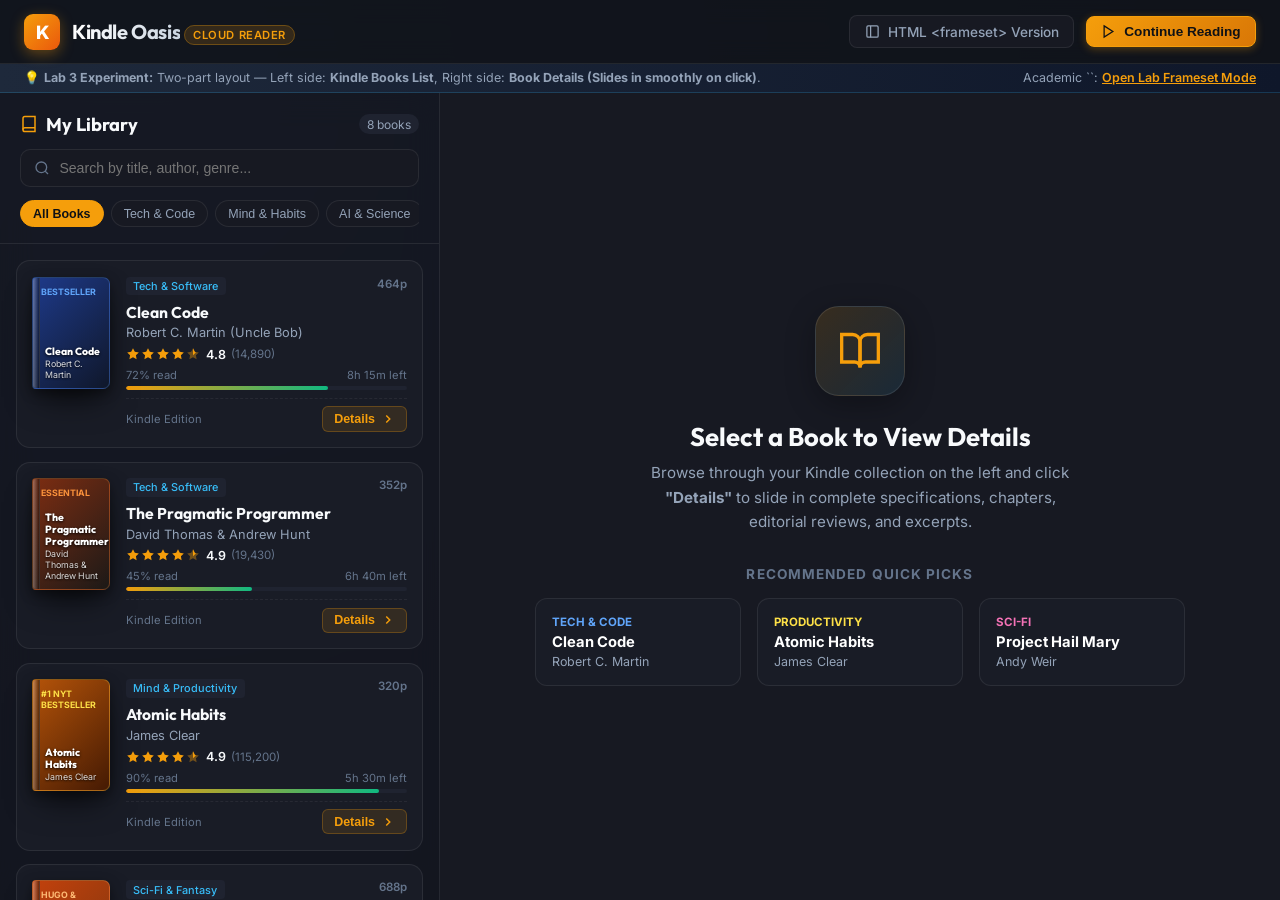
<file: index.html>
<!DOCTYPE html>
<html lang="en">
<head>
  <meta charset="UTF-8">
  <meta name="viewport" content="width=device-width, initial-scale=1.0">
  <title>Kindle Cloud Library | Book Information Portal</title>
  <link rel="stylesheet" href="style.css">
  <link rel="preconnect" href="https://fonts.googleapis.com">
  <link rel="preconnect" href="https://fonts.gstatic.com" crossorigin>
</head>
<body>

  <!-- Kindle App Container -->
  <div class="kindle-app">

    <!-- Top App Navigation -->
    <header class="kindle-navbar">
      <div class="brand-wrapper">
        <div class="brand-icon">K</div>
        <div>
          <span class="brand-title">Kindle Oasis</span>
          <span class="brand-badge">Cloud Reader</span>
        </div>
      </div>

      <div class="nav-actions">
        <!-- Switch to Lab Frameset button -->
        <a href="frameset_lab.html" class="nav-btn" title="View classic HTML Frameset (Lab 3 Syllabus format)">
          <svg width="15" height="15" viewBox="0 0 24 24" fill="none" stroke="currentColor" stroke-width="2">
            <rect x="3" y="3" width="18" height="18" rx="2" ry="2"></rect>
            <line x1="9" y1="3" x2="9" y2="21"></line>
          </svg>
          <span>HTML &lt;frameset&gt; Version</span>
        </a>

        <button class="nav-btn primary" onclick="selectBook('clean-code')">
          <svg width="15" height="15" viewBox="0 0 24 24" fill="none" stroke="currentColor" stroke-width="2">
            <polygon points="5 3 19 12 5 21 5 3"></polygon>
          </svg>
          <span>Continue Reading</span>
        </button>
      </div>
    </header>

    <!-- Lab Information Banner -->
    <div class="lab-banner-info">
      <span>
        💡 <strong>Lab 3 Experiment:</strong> Two-part layout — Left side: <strong>Kindle Books List</strong>, Right side: <strong>Book Details (Slides in smoothly on click)</strong>.
      </span>
      <span>
        Academic `<frameset>`: <a href="frameset_lab.html">Open Lab Frameset Mode</a>
      </span>
    </div>

    <!-- Main Two-Part Split Workspace -->
    <main class="main-workspace">

      <!-- LEFT PART: Kindle Books List Panel -->
      <aside class="left-books-panel" id="leftPanel">
        <!-- Panel Header -->
        <div class="panel-header">
          <div class="panel-title-row">
            <h2 class="panel-heading">
              <svg width="18" height="18" viewBox="0 0 24 24" fill="none" stroke="currentColor" stroke-width="2" style="color: var(--accent-amber);">
                <path d="M4 19.5A2.5 2.5 0 0 1 6.5 17H20"></path>
                <path d="M6.5 2H20v20H6.5A2.5 2.5 0 0 1 4 19.5v-15A2.5 2.5 0 0 1 6.5 2z"></path>
              </svg>
              My Library
            </h2>
            <span class="book-count-pill" id="booksCount">8 books</span>
          </div>

          <!-- Search Box -->
          <div class="search-box">
            <svg class="search-icon" width="16" height="16" viewBox="0 0 24 24" fill="none" stroke="currentColor" stroke-width="2">
              <circle cx="11" cy="11" r="8"></circle>
              <line x1="21" y1="21" x2="16.65" y2="16.65"></line>
            </svg>
            <input 
              type="text" 
              id="searchInput" 
              class="search-input" 
              placeholder="Search by title, author, genre..." 
              autocomplete="off"
            />
          </div>

          <!-- Category Filter Bar -->
          <div class="category-filter-bar">
            <button class="filter-chip active" data-category="all">All Books</button>
            <button class="filter-chip" data-category="tech">Tech & Code</button>
            <button class="filter-chip" data-category="mind">Mind & Habits</button>
            <button class="filter-chip" data-category="ai">AI & Science</button>
            <button class="filter-chip" data-category="scifi">Sci-Fi Classics</button>
          </div>
        </div>

        <!-- Scrollable Kindle Books List -->
        <div class="books-scroll-area" id="booksList">
          <!-- Populated dynamically via script.js -->
        </div>
      </aside>

      <!-- RIGHT PART: Book Information Panel (Slides In from Right) -->
      <section class="right-details-panel" id="rightPanel">

        <!-- Default Initial State when no book is actively focused -->
        <div class="details-empty-state" id="detailsEmptyState">
          <div class="empty-graphic">
            <svg width="44" height="44" viewBox="0 0 24 24" fill="none" stroke="currentColor" stroke-width="1.8">
              <path d="M2 3h6a4 4 0 0 1 4 4v14a3 3 0 0 0-3-3H2z"></path>
              <path d="M22 3h-6a4 4 0 0 0-4 4v14a3 3 0 0 1 3-3h7z"></path>
            </svg>
          </div>
          <h2 class="empty-title">Select a Book to View Details</h2>
          <p class="empty-subtitle">
            Browse through your Kindle collection on the left and click <strong>"Details"</strong> to slide in complete specifications, chapters, editorial reviews, and excerpts.
          </p>

          <h3 style="font-size: 0.85rem; text-transform: uppercase; letter-spacing: 0.08em; color: var(--text-muted); margin-bottom: 1rem;">
            Recommended Quick Picks
          </h3>

          <div class="featured-quick-picks">
            <div class="quick-pick-card" onclick="selectBook('clean-code')">
              <div style="font-size: 0.72rem; color: #60a5fa; font-weight: 700; margin-bottom: 0.25rem;">TECH & CODE</div>
              <div style="font-weight: 700; font-size: 0.92rem; color: #fff;">Clean Code</div>
              <div style="font-size: 0.78rem; color: var(--text-secondary); margin-top: 0.2rem;">Robert C. Martin</div>
            </div>

            <div class="quick-pick-card" onclick="selectBook('atomic-habits')">
              <div style="font-size: 0.72rem; color: #fde047; font-weight: 700; margin-bottom: 0.25rem;">PRODUCTIVITY</div>
              <div style="font-weight: 700; font-size: 0.92rem; color: #fff;">Atomic Habits</div>
              <div style="font-size: 0.78rem; color: var(--text-secondary); margin-top: 0.2rem;">James Clear</div>
            </div>

            <div class="quick-pick-card" onclick="selectBook('project-hail-mary')">
              <div style="font-size: 0.72rem; color: #f472b6; font-weight: 700; margin-bottom: 0.25rem;">SCI-FI</div>
              <div style="font-weight: 700; font-size: 0.92rem; color: #fff;">Project Hail Mary</div>
              <div style="font-size: 0.78rem; color: var(--text-secondary); margin-top: 0.2rem;">Andy Weir</div>
            </div>
          </div>
        </div>

        <!-- Active Book Details Container (Slides in from the right on selection) -->
        <div class="book-details-container" id="bookDetailsContainer">
          <!-- Populated dynamically via script.js -->
        </div>

      </section>

    </main>

  </div>

  <!-- Kindle Reader Interactive Modal -->
  <div class="kindle-reader-modal" id="kindleReaderModal">
    <div class="reader-device-frame">
      <div class="reader-top-bar">
        <div class="reader-book-info">
          <span class="reader-title" id="readerTitle">Book Title</span>
          <span class="reader-chapter-title" id="readerChapter">Chapter 1</span>
        </div>

        <div class="reader-theme-controls">
          <span style="font-size: 0.75rem; color: #94a3b8; margin-right: 0.25rem;">Page Mode:</span>
          <button class="theme-pill dark" data-theme="dark" title="Dark Mode"></button>
          <button class="theme-pill sepia" data-theme="sepia" title="Sepia Mode"></button>
          <button class="theme-pill white" data-theme="white" title="White Mode"></button>
          <button class="btn-close-reader" id="btnCloseReader" title="Close Reader">&times;</button>
        </div>
      </div>

      <div class="reader-canvas theme-dark" id="readerContent">
        <!-- Chapter text dynamically loaded -->
      </div>

      <div class="reader-footer-bar">
        <span id="readerProgress">Page 1 of 12</span>
        <span>Kindle Paperwhite Simulation</span>
      </div>
    </div>
  </div>

  <script src="script.js"></script>
</body>
</html>
</file>
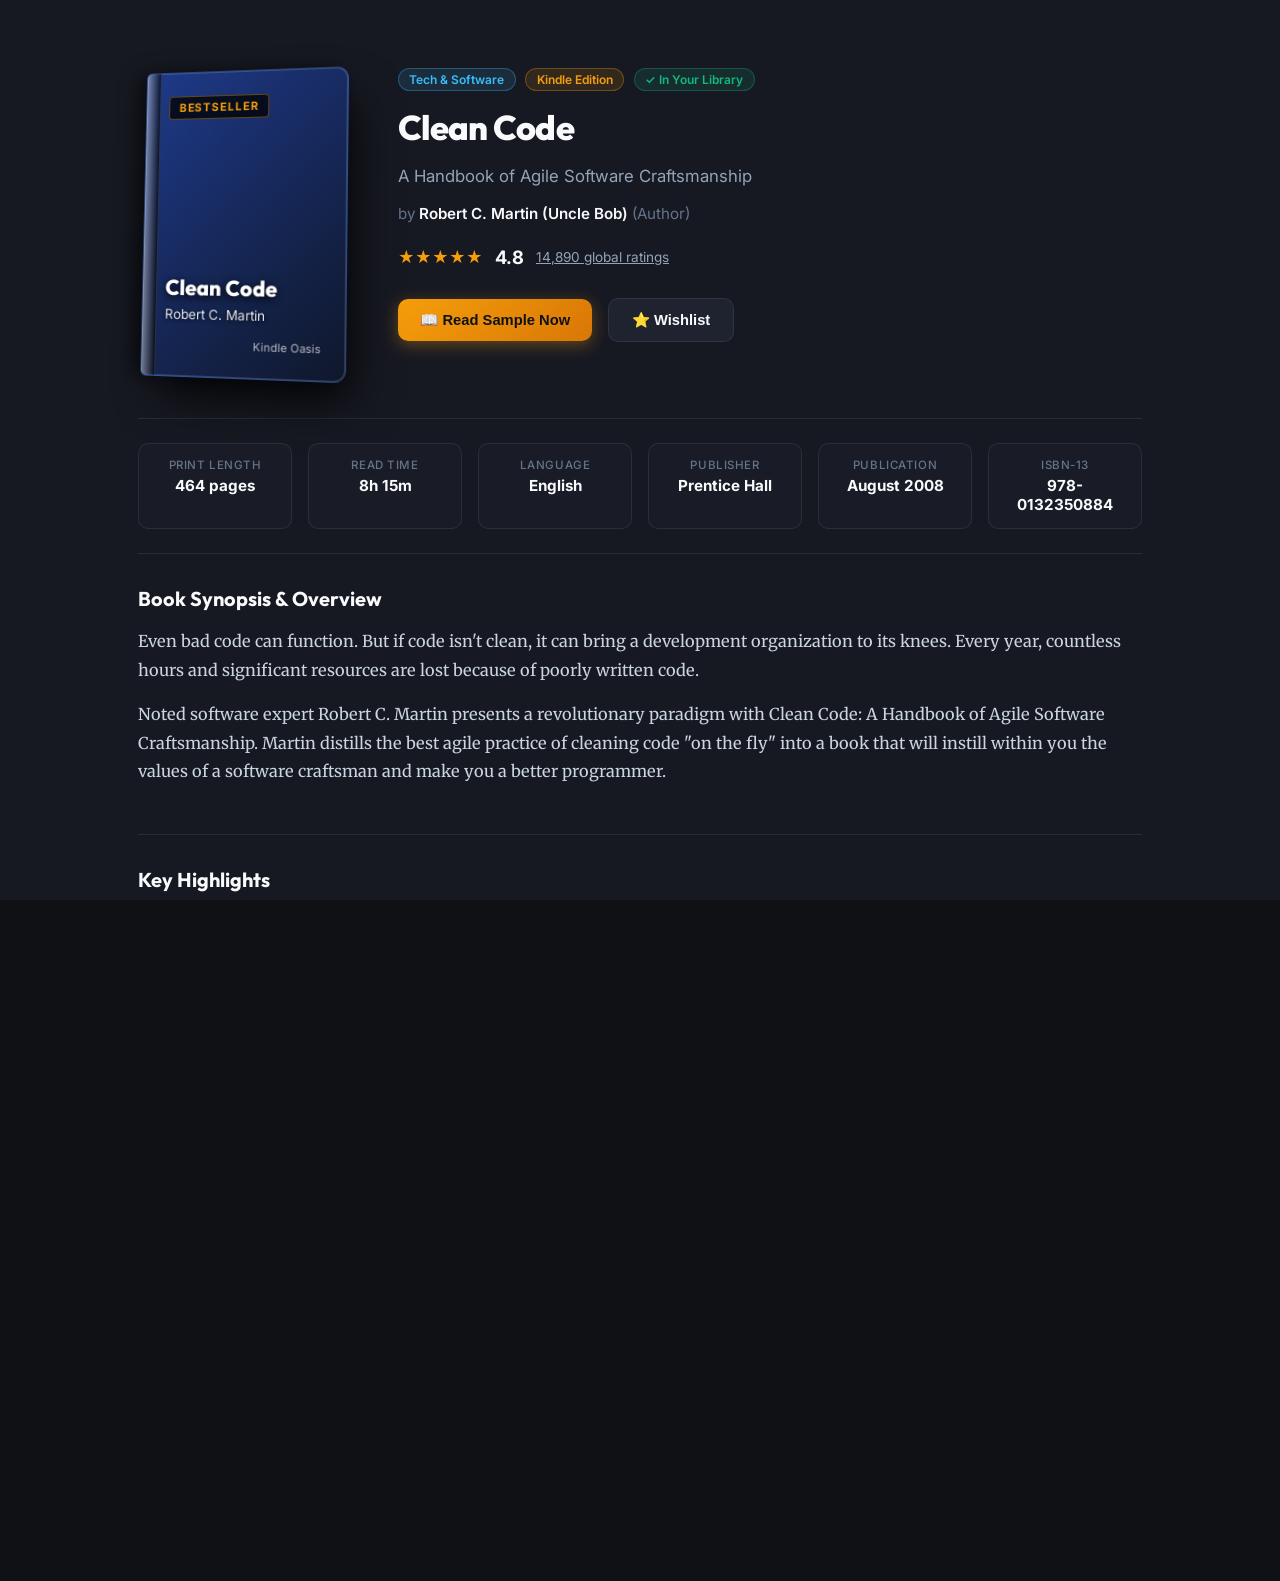
<file: frame_book_clean_code.html>
<!DOCTYPE html>
<html lang="en">
<head>
  <meta charset="UTF-8">
  <title>Clean Code - Details</title>
  <link rel="stylesheet" href="style.css">
  <style>
    body {
      background: #171922;
      overflow-y: auto !important;
      height: 100vh;
      padding: 2rem 3rem 4rem 3rem;
    }
  </style>
</head>
<body>
  <div class="book-details-container slide-in" style="display: flex;">
    <div class="book-hero">
      <div class="display-cover-wrapper">
        <div class="display-cover-3d" style="background: linear-gradient(135deg, #1e3a8a, #0f172a); border: 1px solid #60a5fa40;">
          <div class="cover-badge-top">BESTSELLER</div>
          <div class="cover-center-content">
            <div class="cover-main-title">Clean Code</div>
            <div class="cover-sub-author">Robert C. Martin</div>
          </div>
          <div style="font-size: 0.7rem; color: rgba(255,255,255,0.7); text-align: right;">Kindle Oasis</div>
        </div>
      </div>

      <div class="hero-details">
        <div class="hero-tag-row">
          <span class="badge-genre">Tech & Software</span>
          <span class="badge-kindle-edition">Kindle Edition</span>
          <span style="font-size: 0.75rem; color: #10b981; background: rgba(16,185,129,0.12); border: 1px solid rgba(16,185,129,0.3); padding: 0.2rem 0.65rem; border-radius: 999px; font-weight: 600;">✓ In Your Library</span>
        </div>

        <h1 class="hero-title">Clean Code</h1>
        <p class="hero-subtitle">A Handbook of Agile Software Craftsmanship</p>
        <div class="hero-author-line">by <strong>Robert C. Martin (Uncle Bob)</strong> (Author)</div>

        <div class="hero-rating-block">
          <div class="rating-stars-large" style="color: #f59e0b;">★★★★★</div>
          <span class="rating-score-large">4.8</span>
          <span class="rating-reviews-count">14,890 global ratings</span>
        </div>

        <div class="hero-cta-group">
          <button class="btn-kindle-action read-sample" onclick="alert('Opening Kindle E-Reader for Clean Code...')">
            📖 Read Sample Now
          </button>
          <button class="btn-kindle-action secondary" onclick="alert('Added to your Wishlist!')">
            ⭐ Wishlist
          </button>
        </div>
      </div>
    </div>

    <div class="book-specs-grid">
      <div class="spec-tile"><span class="spec-label">Print Length</span><span class="spec-value">464 pages</span></div>
      <div class="spec-tile"><span class="spec-label">Read Time</span><span class="spec-value">8h 15m</span></div>
      <div class="spec-tile"><span class="spec-label">Language</span><span class="spec-value">English</span></div>
      <div class="spec-tile"><span class="spec-label">Publisher</span><span class="spec-value">Prentice Hall</span></div>
      <div class="spec-tile"><span class="spec-label">Publication</span><span class="spec-value">August 2008</span></div>
      <div class="spec-tile"><span class="spec-label">ISBN-13</span><span class="spec-value">978-0132350884</span></div>
    </div>

    <div class="details-section">
      <h2 class="section-title">Book Synopsis & Overview</h2>
      <div class="synopsis-text">
        <p>Even bad code can function. But if code isn't clean, it can bring a development organization to its knees. Every year, countless hours and significant resources are lost because of poorly written code.</p>
        <p>Noted software expert Robert C. Martin presents a revolutionary paradigm with Clean Code: A Handbook of Agile Software Craftsmanship. Martin distills the best agile practice of cleaning code "on the fly" into a book that will instill within you the values of a software craftsman and make you a better programmer.</p>
      </div>
    </div>

    <div class="details-section">
      <h2 class="section-title">Key Highlights</h2>
      <ul class="highlights-list">
        <li class="highlight-item">The Boy Scout Rule: "Leave the campground cleaner than you found it."</li>
        <li class="highlight-item">Meaningful Names: Reveal intent and avoid mental mapping.</li>
        <li class="highlight-item">Functions: Should do one thing, do it well, and do it only.</li>
        <li class="highlight-item">TDD: Three laws of Test-Driven Development.</li>
      </ul>
    </div>

    <div class="details-section">
      <h2 class="section-title">Table of Contents</h2>
      <div class="chapters-accordion">
        <div class="chapter-row"><div><span class="chapter-num">01</span><span class="chapter-title">Clean Code: Philosophy & Craftsmanship</span></div><span class="chapter-time">25 min</span></div>
        <div class="chapter-row"><div><span class="chapter-num">02</span><span class="chapter-title">Meaningful Names</span></div><span class="chapter-time">35 min</span></div>
        <div class="chapter-row"><div><span class="chapter-num">03</span><span class="chapter-title">Functions & Single Responsibility</span></div><span class="chapter-time">45 min</span></div>
        <div class="chapter-row"><div><span class="chapter-num">04</span><span class="chapter-title">Comments: Good & Bad</span></div><span class="chapter-time">30 min</span></div>
        <div class="chapter-row"><div><span class="chapter-num">05</span><span class="chapter-title">Error Handling & Clean Exceptions</span></div><span class="chapter-time">40 min</span></div>
      </div>
    </div>
  </div>
</body>
</html>
</file>
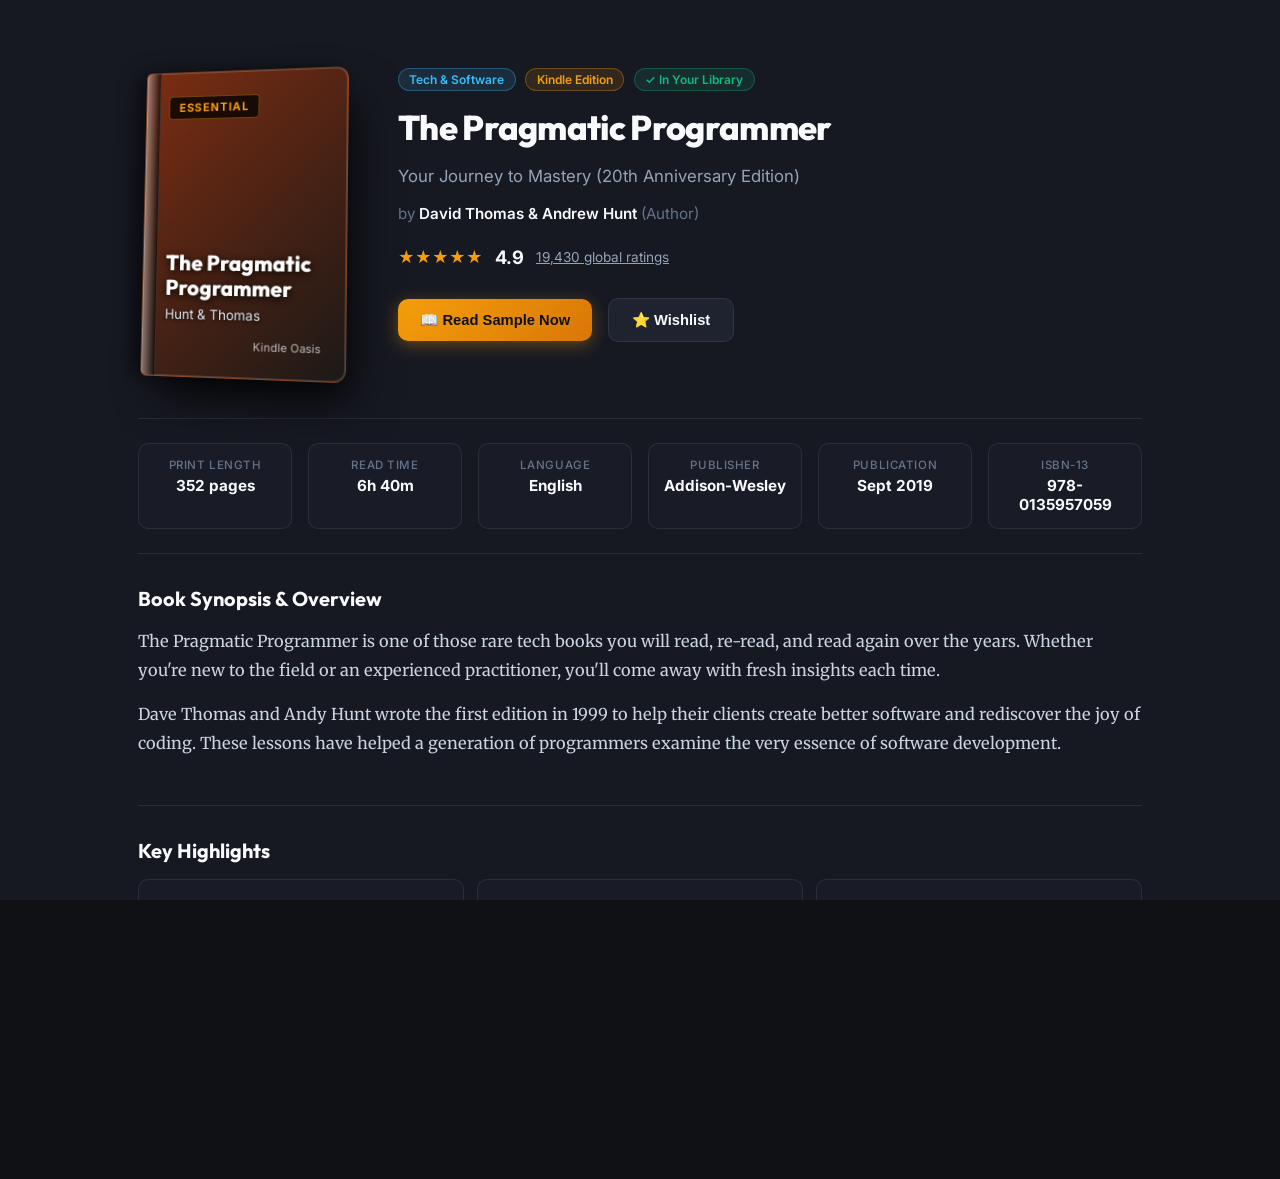
<file: frame_book_pragmatic.html>
<!DOCTYPE html>
<html lang="en">
<head>
  <meta charset="UTF-8">
  <title>The Pragmatic Programmer - Details</title>
  <link rel="stylesheet" href="style.css">
  <style>
    body { background: #171922; overflow-y: auto !important; height: 100vh; padding: 2rem 3rem 4rem 3rem; }
  </style>
</head>
<body>
  <div class="book-details-container slide-in" style="display: flex;">
    <div class="book-hero">
      <div class="display-cover-wrapper">
        <div class="display-cover-3d" style="background: linear-gradient(135deg, #7c2d12, #1c1917); border: 1px solid #fb923c40;">
          <div class="cover-badge-top">ESSENTIAL</div>
          <div class="cover-center-content">
            <div class="cover-main-title">The Pragmatic Programmer</div>
            <div class="cover-sub-author">Hunt & Thomas</div>
          </div>
          <div style="font-size: 0.7rem; color: rgba(255,255,255,0.7); text-align: right;">Kindle Oasis</div>
        </div>
      </div>

      <div class="hero-details">
        <div class="hero-tag-row">
          <span class="badge-genre">Tech & Software</span>
          <span class="badge-kindle-edition">Kindle Edition</span>
          <span style="font-size: 0.75rem; color: #10b981; background: rgba(16,185,129,0.12); border: 1px solid rgba(16,185,129,0.3); padding: 0.2rem 0.65rem; border-radius: 999px; font-weight: 600;">✓ In Your Library</span>
        </div>

        <h1 class="hero-title">The Pragmatic Programmer</h1>
        <p class="hero-subtitle">Your Journey to Mastery (20th Anniversary Edition)</p>
        <div class="hero-author-line">by <strong>David Thomas & Andrew Hunt</strong> (Author)</div>

        <div class="hero-rating-block">
          <div class="rating-stars-large" style="color: #f59e0b;">★★★★★</div>
          <span class="rating-score-large">4.9</span>
          <span class="rating-reviews-count">19,430 global ratings</span>
        </div>

        <div class="hero-cta-group">
          <button class="btn-kindle-action read-sample" onclick="alert('Opening Kindle E-Reader for The Pragmatic Programmer...')">
            📖 Read Sample Now
          </button>
          <button class="btn-kindle-action secondary" onclick="alert('Added to your Wishlist!')">
            ⭐ Wishlist
          </button>
        </div>
      </div>
    </div>

    <div class="book-specs-grid">
      <div class="spec-tile"><span class="spec-label">Print Length</span><span class="spec-value">352 pages</span></div>
      <div class="spec-tile"><span class="spec-label">Read Time</span><span class="spec-value">6h 40m</span></div>
      <div class="spec-tile"><span class="spec-label">Language</span><span class="spec-value">English</span></div>
      <div class="spec-tile"><span class="spec-label">Publisher</span><span class="spec-value">Addison-Wesley</span></div>
      <div class="spec-tile"><span class="spec-label">Publication</span><span class="spec-value">Sept 2019</span></div>
      <div class="spec-tile"><span class="spec-label">ISBN-13</span><span class="spec-value">978-0135957059</span></div>
    </div>

    <div class="details-section">
      <h2 class="section-title">Book Synopsis & Overview</h2>
      <div class="synopsis-text">
        <p>The Pragmatic Programmer is one of those rare tech books you will read, re-read, and read again over the years. Whether you're new to the field or an experienced practitioner, you'll come away with fresh insights each time.</p>
        <p>Dave Thomas and Andy Hunt wrote the first edition in 1999 to help their clients create better software and rediscover the joy of coding. These lessons have helped a generation of programmers examine the very essence of software development.</p>
      </div>
    </div>

    <div class="details-section">
      <h2 class="section-title">Key Highlights</h2>
      <ul class="highlights-list">
        <li class="highlight-item">Fight software rot and avoid broken windows.</li>
        <li class="highlight-item">Continuous learning: Invest regularly in your knowledge portfolio.</li>
        <li class="highlight-item">DRY: Don't Repeat Yourself across architecture.</li>
        <li class="highlight-item">Design by Contract and pragmatic paranoia.</li>
      </ul>
    </div>
  </div>
</body>
</html>
</file>
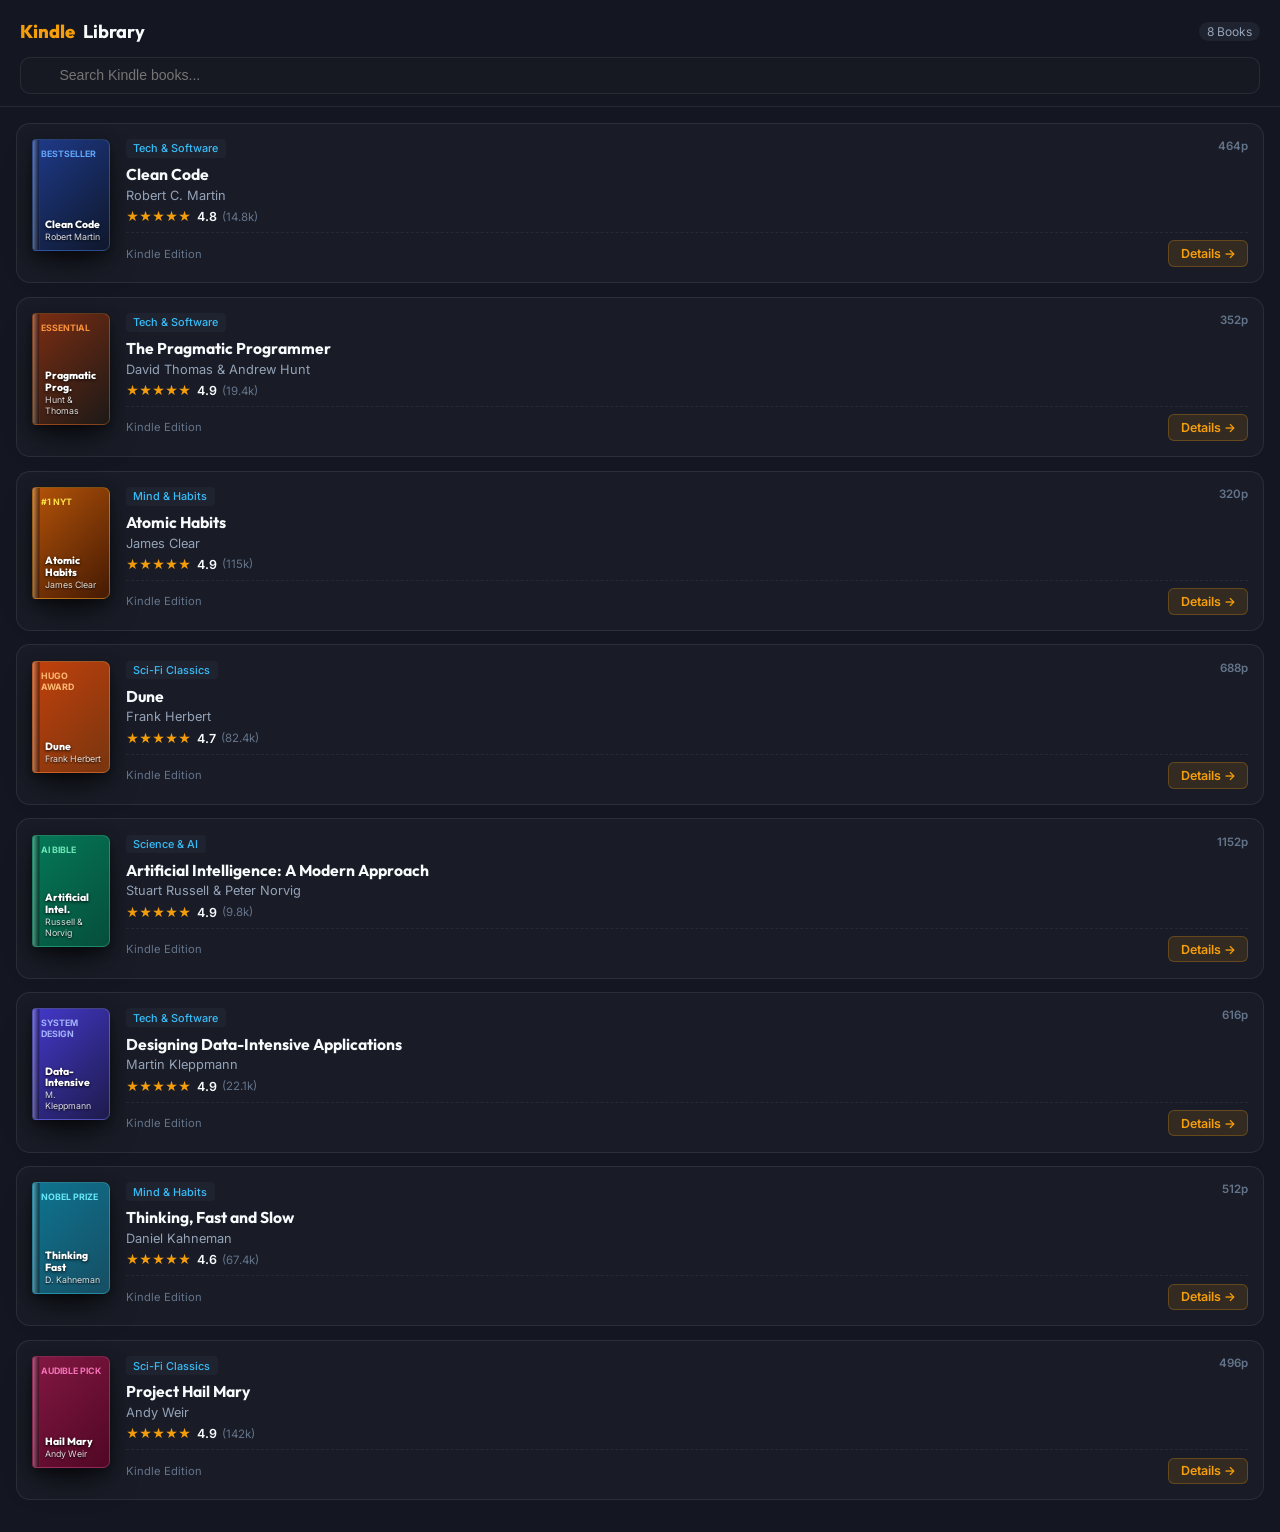
<file: frame_left_list.html>
<!DOCTYPE html>
<html lang="en">
<head>
  <meta charset="UTF-8">
  <title>Kindle Books List</title>
  <link rel="stylesheet" href="style.css">
  <style>
    body {
      overflow-y: auto !important;
      background: #141721;
      height: auto;
      min-height: 100vh;
    }
    .frame-container {
      display: flex;
      flex-direction: column;
      min-height: 100vh;
    }
    .book-card-link {
      text-decoration: none;
      color: inherit;
      display: block;
    }
  </style>
</head>
<body>
  <div class="frame-container">
    <!-- Header -->
    <div class="panel-header" style="position: sticky; top: 0; background: #141721; z-index: 10; border-bottom: 1px solid rgba(255,255,255,0.08);">
      <div class="panel-title-row">
        <h2 class="panel-heading">
          <span style="color: #f59e0b; font-weight: 800;">Kindle</span> Library
        </h2>
        <span class="book-count-pill">8 Books</span>
      </div>

      <div class="search-box">
        <input 
          type="text" 
          id="frameSearchInput" 
          class="search-input" 
          placeholder="Search Kindle books..." 
          onkeyup="filterFrameBooks()"
        />
      </div>
    </div>

    <!-- Books List -->
    <div class="books-scroll-area" id="frameBooksList">

      <!-- Book 1 -->
      <a href="frame_book_clean_code.html" target="rightFrame" class="book-card-link" onclick="markSelected(this)">
        <div class="book-card">
          <div class="book-thumb-wrapper">
            <div class="book-cover-3d" style="background: linear-gradient(135deg, #1e3a8a, #0f172a); border: 1px solid #60a5fa40;">
              <div style="font-size: 0.55rem; color: #60a5fa; font-weight: 700;">BESTSELLER</div>
              <div>
                <div class="thumb-title">Clean Code</div>
                <div class="thumb-author">Robert Martin</div>
              </div>
            </div>
          </div>
          <div class="book-meta">
            <div>
              <div class="book-header-line">
                <span class="book-tag">Tech & Software</span>
                <span style="font-size: 0.72rem; color: var(--text-muted); font-weight: 600;">464p</span>
              </div>
              <h3 class="book-title">Clean Code</h3>
              <p class="book-author">Robert C. Martin</p>
              <div class="book-rating-row">
                <span style="color: #f59e0b;">★★★★★</span>
                <span class="rating-score">4.8</span>
                <span class="rating-count">(14.8k)</span>
              </div>
            </div>
            <div class="card-bottom-actions">
              <span style="font-size: 0.7rem; color: var(--text-muted);">Kindle Edition</span>
              <span class="btn-details">Details →</span>
            </div>
          </div>
        </div>
      </a>

      <!-- Book 2 -->
      <a href="frame_book_pragmatic.html" target="rightFrame" class="book-card-link" onclick="markSelected(this)">
        <div class="book-card">
          <div class="book-thumb-wrapper">
            <div class="book-cover-3d" style="background: linear-gradient(135deg, #7c2d12, #1c1917); border: 1px solid #fb923c40;">
              <div style="font-size: 0.55rem; color: #fb923c; font-weight: 700;">ESSENTIAL</div>
              <div>
                <div class="thumb-title">Pragmatic Prog.</div>
                <div class="thumb-author">Hunt & Thomas</div>
              </div>
            </div>
          </div>
          <div class="book-meta">
            <div>
              <div class="book-header-line">
                <span class="book-tag">Tech & Software</span>
                <span style="font-size: 0.72rem; color: var(--text-muted); font-weight: 600;">352p</span>
              </div>
              <h3 class="book-title">The Pragmatic Programmer</h3>
              <p class="book-author">David Thomas & Andrew Hunt</p>
              <div class="book-rating-row">
                <span style="color: #f59e0b;">★★★★★</span>
                <span class="rating-score">4.9</span>
                <span class="rating-count">(19.4k)</span>
              </div>
            </div>
            <div class="card-bottom-actions">
              <span style="font-size: 0.7rem; color: var(--text-muted);">Kindle Edition</span>
              <span class="btn-details">Details →</span>
            </div>
          </div>
        </div>
      </a>

      <!-- Book 3 -->
      <a href="frame_book_atomic_habits.html" target="rightFrame" class="book-card-link" onclick="markSelected(this)">
        <div class="book-card">
          <div class="book-thumb-wrapper">
            <div class="book-cover-3d" style="background: linear-gradient(135deg, #b45309, #451a03); border: 1px solid #fde04740;">
              <div style="font-size: 0.55rem; color: #fde047; font-weight: 700;">#1 NYT</div>
              <div>
                <div class="thumb-title">Atomic Habits</div>
                <div class="thumb-author">James Clear</div>
              </div>
            </div>
          </div>
          <div class="book-meta">
            <div>
              <div class="book-header-line">
                <span class="book-tag">Mind & Habits</span>
                <span style="font-size: 0.72rem; color: var(--text-muted); font-weight: 600;">320p</span>
              </div>
              <h3 class="book-title">Atomic Habits</h3>
              <p class="book-author">James Clear</p>
              <div class="book-rating-row">
                <span style="color: #f59e0b;">★★★★★</span>
                <span class="rating-score">4.9</span>
                <span class="rating-count">(115k)</span>
              </div>
            </div>
            <div class="card-bottom-actions">
              <span style="font-size: 0.7rem; color: var(--text-muted);">Kindle Edition</span>
              <span class="btn-details">Details →</span>
            </div>
          </div>
        </div>
      </a>

      <!-- Book 4 -->
      <a href="frame_book_dune.html" target="rightFrame" class="book-card-link" onclick="markSelected(this)">
        <div class="book-card">
          <div class="book-thumb-wrapper">
            <div class="book-cover-3d" style="background: linear-gradient(135deg, #c2410c, #78350f); border: 1px solid #fdba7440;">
              <div style="font-size: 0.55rem; color: #fdba74; font-weight: 700;">HUGO AWARD</div>
              <div>
                <div class="thumb-title">Dune</div>
                <div class="thumb-author">Frank Herbert</div>
              </div>
            </div>
          </div>
          <div class="book-meta">
            <div>
              <div class="book-header-line">
                <span class="book-tag">Sci-Fi Classics</span>
                <span style="font-size: 0.72rem; color: var(--text-muted); font-weight: 600;">688p</span>
              </div>
              <h3 class="book-title">Dune</h3>
              <p class="book-author">Frank Herbert</p>
              <div class="book-rating-row">
                <span style="color: #f59e0b;">★★★★★</span>
                <span class="rating-score">4.7</span>
                <span class="rating-count">(82.4k)</span>
              </div>
            </div>
            <div class="card-bottom-actions">
              <span style="font-size: 0.7rem; color: var(--text-muted);">Kindle Edition</span>
              <span class="btn-details">Details →</span>
            </div>
          </div>
        </div>
      </a>

      <!-- Book 5 -->
      <a href="frame_book_ai.html" target="rightFrame" class="book-card-link" onclick="markSelected(this)">
        <div class="book-card">
          <div class="book-thumb-wrapper">
            <div class="book-cover-3d" style="background: linear-gradient(135deg, #047857, #064e3b); border: 1px solid #6ee7b740;">
              <div style="font-size: 0.55rem; color: #6ee7b7; font-weight: 700;">AI BIBLE</div>
              <div>
                <div class="thumb-title">Artificial Intel.</div>
                <div class="thumb-author">Russell & Norvig</div>
              </div>
            </div>
          </div>
          <div class="book-meta">
            <div>
              <div class="book-header-line">
                <span class="book-tag">Science & AI</span>
                <span style="font-size: 0.72rem; color: var(--text-muted); font-weight: 600;">1152p</span>
              </div>
              <h3 class="book-title">Artificial Intelligence: A Modern Approach</h3>
              <p class="book-author">Stuart Russell & Peter Norvig</p>
              <div class="book-rating-row">
                <span style="color: #f59e0b;">★★★★★</span>
                <span class="rating-score">4.9</span>
                <span class="rating-count">(9.8k)</span>
              </div>
            </div>
            <div class="card-bottom-actions">
              <span style="font-size: 0.7rem; color: var(--text-muted);">Kindle Edition</span>
              <span class="btn-details">Details →</span>
            </div>
          </div>
        </div>
      </a>

      <!-- Book 6 -->
      <a href="frame_book_ddia.html" target="rightFrame" class="book-card-link" onclick="markSelected(this)">
        <div class="book-card">
          <div class="book-thumb-wrapper">
            <div class="book-cover-3d" style="background: linear-gradient(135deg, #4338ca, #1e1b4b); border: 1px solid #a5b4fc40;">
              <div style="font-size: 0.55rem; color: #a5b4fc; font-weight: 700;">SYSTEM DESIGN</div>
              <div>
                <div class="thumb-title">Data-Intensive</div>
                <div class="thumb-author">M. Kleppmann</div>
              </div>
            </div>
          </div>
          <div class="book-meta">
            <div>
              <div class="book-header-line">
                <span class="book-tag">Tech & Software</span>
                <span style="font-size: 0.72rem; color: var(--text-muted); font-weight: 600;">616p</span>
              </div>
              <h3 class="book-title">Designing Data-Intensive Applications</h3>
              <p class="book-author">Martin Kleppmann</p>
              <div class="book-rating-row">
                <span style="color: #f59e0b;">★★★★★</span>
                <span class="rating-score">4.9</span>
                <span class="rating-count">(22.1k)</span>
              </div>
            </div>
            <div class="card-bottom-actions">
              <span style="font-size: 0.7rem; color: var(--text-muted);">Kindle Edition</span>
              <span class="btn-details">Details →</span>
            </div>
          </div>
        </div>
      </a>

      <!-- Book 7 -->
      <a href="frame_book_thinking.html" target="rightFrame" class="book-card-link" onclick="markSelected(this)">
        <div class="book-card">
          <div class="book-thumb-wrapper">
            <div class="book-cover-3d" style="background: linear-gradient(135deg, #0e7490, #164e63); border: 1px solid #67e8f940;">
              <div style="font-size: 0.55rem; color: #67e8f9; font-weight: 700;">NOBEL PRIZE</div>
              <div>
                <div class="thumb-title">Thinking Fast</div>
                <div class="thumb-author">D. Kahneman</div>
              </div>
            </div>
          </div>
          <div class="book-meta">
            <div>
              <div class="book-header-line">
                <span class="book-tag">Mind & Habits</span>
                <span style="font-size: 0.72rem; color: var(--text-muted); font-weight: 600;">512p</span>
              </div>
              <h3 class="book-title">Thinking, Fast and Slow</h3>
              <p class="book-author">Daniel Kahneman</p>
              <div class="book-rating-row">
                <span style="color: #f59e0b;">★★★★★</span>
                <span class="rating-score">4.6</span>
                <span class="rating-count">(67.4k)</span>
              </div>
            </div>
            <div class="card-bottom-actions">
              <span style="font-size: 0.7rem; color: var(--text-muted);">Kindle Edition</span>
              <span class="btn-details">Details →</span>
            </div>
          </div>
        </div>
      </a>

      <!-- Book 8 -->
      <a href="frame_book_hail_mary.html" target="rightFrame" class="book-card-link" onclick="markSelected(this)">
        <div class="book-card">
          <div class="book-thumb-wrapper">
            <div class="book-cover-3d" style="background: linear-gradient(135deg, #831843, #500724); border: 1px solid #f472b640;">
              <div style="font-size: 0.55rem; color: #f472b6; font-weight: 700;">AUDIBLE PICK</div>
              <div>
                <div class="thumb-title">Hail Mary</div>
                <div class="thumb-author">Andy Weir</div>
              </div>
            </div>
          </div>
          <div class="book-meta">
            <div>
              <div class="book-header-line">
                <span class="book-tag">Sci-Fi Classics</span>
                <span style="font-size: 0.72rem; color: var(--text-muted); font-weight: 600;">496p</span>
              </div>
              <h3 class="book-title">Project Hail Mary</h3>
              <p class="book-author">Andy Weir</p>
              <div class="book-rating-row">
                <span style="color: #f59e0b;">★★★★★</span>
                <span class="rating-score">4.9</span>
                <span class="rating-count">(142k)</span>
              </div>
            </div>
            <div class="card-bottom-actions">
              <span style="font-size: 0.7rem; color: var(--text-muted);">Kindle Edition</span>
              <span class="btn-details">Details →</span>
            </div>
          </div>
        </div>
      </a>

    </div>
  </div>

  <script>
    function markSelected(linkEl) {
      document.querySelectorAll('.book-card').forEach(c => c.classList.remove('selected'));
      const card = linkEl.querySelector('.book-card');
      if (card) card.classList.add('selected');
    }

    function filterFrameBooks() {
      const q = document.getElementById('frameSearchInput').value.toLowerCase();
      document.querySelectorAll('.book-card-link').forEach(link => {
        const text = link.innerText.toLowerCase();
        link.style.display = text.includes(q) ? 'block' : 'none';
      });
    }
  </script>
</body>
</html>
</file>
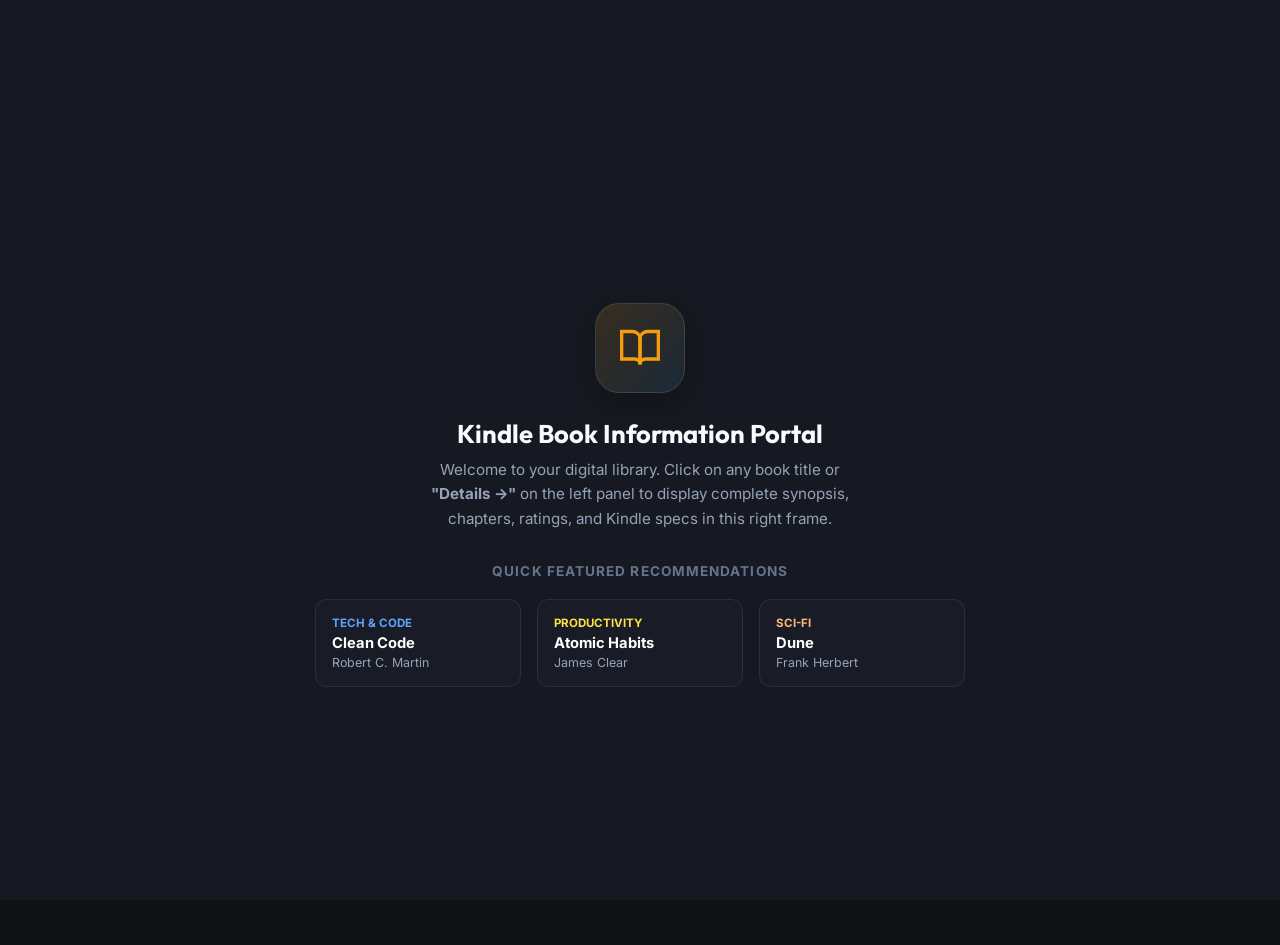
<file: frame_welcome.html>
<!DOCTYPE html>
<html lang="en">
<head>
  <meta charset="UTF-8">
  <title>Welcome - Kindle Cloud Reader</title>
  <link rel="stylesheet" href="style.css">
  <style>
    body {
      background: #171922;
      overflow-y: auto !important;
      height: 100vh;
      padding: 2rem;
    }
  </style>
</head>
<body>
  <div class="details-empty-state" style="margin-top: 5vh;">
    <div class="empty-graphic">
      <svg width="44" height="44" viewBox="0 0 24 24" fill="none" stroke="currentColor" stroke-width="1.8">
        <path d="M2 3h6a4 4 0 0 1 4 4v14a3 3 0 0 0-3-3H2z"></path>
        <path d="M22 3h-6a4 4 0 0 0-4 4v14a3 3 0 0 1 3-3h7z"></path>
      </svg>
    </div>
    <h2 class="empty-title">Kindle Book Information Portal</h2>
    <p class="empty-subtitle">
      Welcome to your digital library. Click on any book title or <strong>"Details →"</strong> on the left panel to display complete synopsis, chapters, ratings, and Kindle specs in this right frame.
    </p>

    <h3 style="font-size: 0.85rem; text-transform: uppercase; letter-spacing: 0.08em; color: var(--text-muted); margin-bottom: 1.25rem;">
      Quick Featured Recommendations
    </h3>

    <div class="featured-quick-picks">
      <a href="frame_book_clean_code.html" style="text-decoration: none;">
        <div class="quick-pick-card">
          <div style="font-size: 0.72rem; color: #60a5fa; font-weight: 700; margin-bottom: 0.25rem;">TECH & CODE</div>
          <div style="font-weight: 700; font-size: 0.92rem; color: #fff;">Clean Code</div>
          <div style="font-size: 0.78rem; color: var(--text-secondary); margin-top: 0.2rem;">Robert C. Martin</div>
        </div>
      </a>

      <a href="frame_book_atomic_habits.html" style="text-decoration: none;">
        <div class="quick-pick-card">
          <div style="font-size: 0.72rem; color: #fde047; font-weight: 700; margin-bottom: 0.25rem;">PRODUCTIVITY</div>
          <div style="font-weight: 700; font-size: 0.92rem; color: #fff;">Atomic Habits</div>
          <div style="font-size: 0.78rem; color: var(--text-secondary); margin-top: 0.2rem;">James Clear</div>
        </div>
      </a>

      <a href="frame_book_dune.html" style="text-decoration: none;">
        <div class="quick-pick-card">
          <div style="font-size: 0.72rem; color: #fdba74; font-weight: 700; margin-bottom: 0.25rem;">SCI-FI</div>
          <div style="font-weight: 700; font-size: 0.92rem; color: #fff;">Dune</div>
          <div style="font-size: 0.78rem; color: var(--text-secondary); margin-top: 0.2rem;">Frank Herbert</div>
        </div>
      </a>
    </div>
  </div>
</body>
</html>
</file>
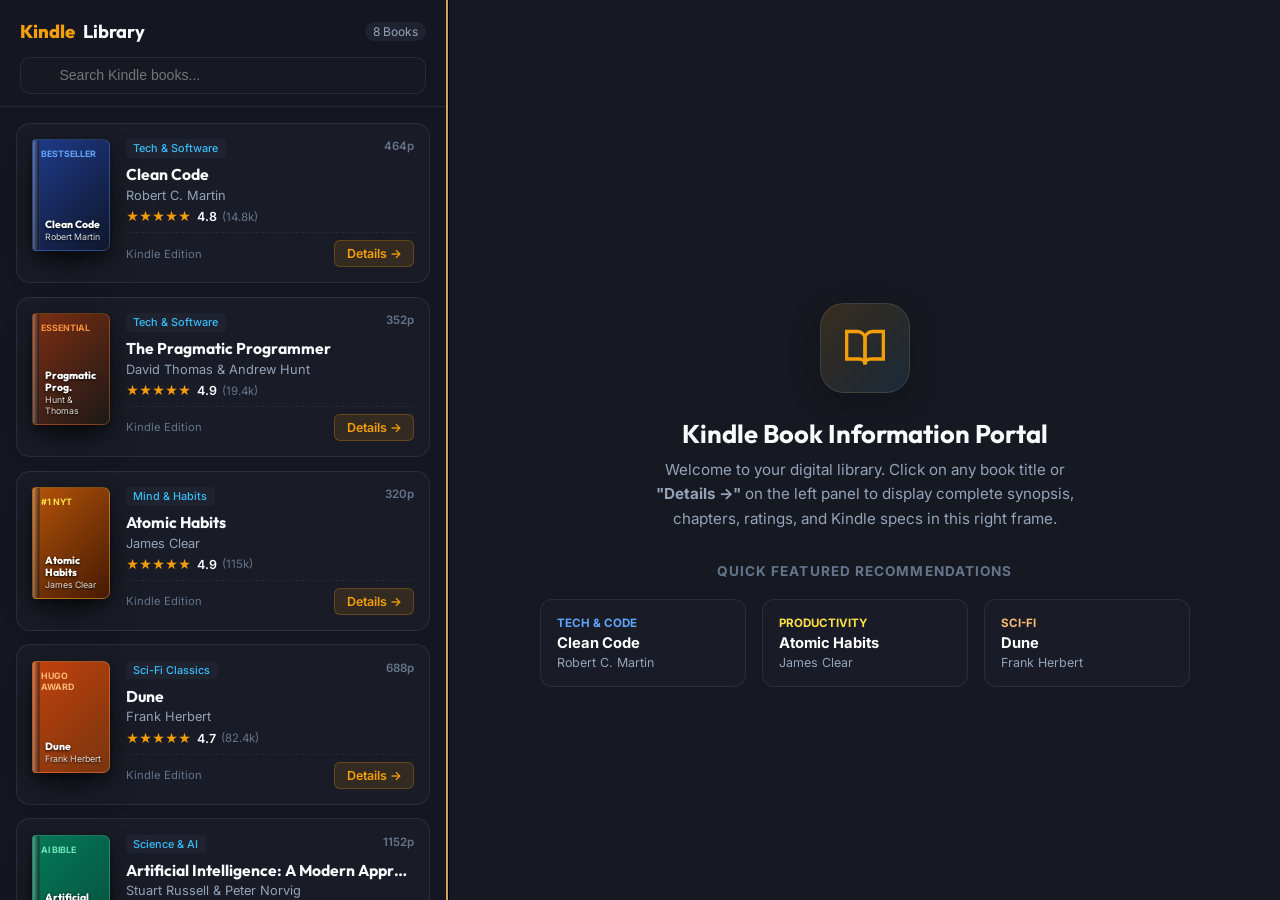
<file: frameset_lab.html>
<!DOCTYPE HTML PUBLIC "-//W3C//DTD HTML 4.01 Frameset//EN" "http://www.w3.org/TR/html4/frameset.dtd">
<html>
<head>
  <title>Lab 3: Book Information Website Using Frames</title>
</head>

<!-- Frameset divided into two parts: Left for Books List, Right for Book Information -->
<frameset cols="35%, 65%" border="3" frameborder="1" framespacing="3" bordercolor="#f59e0b">
  <!-- Left Part: Books List (Kindle Style) -->
  <frame src="frame_left_list.html" name="leftFrame" scrolling="auto" noresize>

  <!-- Right Part: Book Information Details -->
  <frame src="frame_welcome.html" name="rightFrame" scrolling="auto">

  <noframes>
    <body>
      <h2>Frames Are Not Supported by Your Browser</h2>
      <p>This page requires frames to display the two-part Kindle book portal.</p>
      <p>Please open <a href="index.html">index.html (Modern Interactive Version)</a> instead.</p>
    </body>
  </noframes>
</frameset>
</html>
</file>
<file: style.css>
/* ==========================================================================
   Kindle Book Information Portal - Design System & Stylesheet
   ========================================================================== */

@import url('https://fonts.googleapis.com/css2?family=Cinzel:wght@600;700;900&family=Inter:wght@300;400;500;600;700&family=Merriweather:ital,wght@0,300;0,400;0,700;1,300&family=Outfit:wght@400;500;600;700;800&display=swap');

:root {
  /* Color Palette - Kindle Dark Charcoal & Amber Gold */
  --bg-primary: #0f1115;
  --bg-secondary: #171922;
  --bg-tertiary: #1f2330;
  --bg-card: #191c26;
  --bg-card-hover: #222736;
  --border-color: rgba(255, 255, 255, 0.08);
  --border-focus: #f59e0b;
  
  --accent-amber: #f59e0b;
  --accent-amber-glow: rgba(245, 158, 11, 0.25);
  --accent-orange: #ff9900;
  --accent-blue: #38bdf8;
  --accent-purple: #a855f7;
  --accent-green: #10b981;
  
  --text-primary: #f8fafc;
  --text-secondary: #94a3b8;
  --text-muted: #64748b;
  
  --kindle-spine-shadow: -4px 0 8px rgba(0, 0, 0, 0.6);
  --kindle-cover-shadow: 0 16px 32px -8px rgba(0, 0, 0, 0.7), 0 4px 12px rgba(0, 0, 0, 0.4);
  
  --transition-fast: 0.2s cubic-bezier(0.4, 0, 0.2, 1);
  --transition-smooth: 0.35s cubic-bezier(0.16, 1, 0.3, 1);
  --transition-bounce: 0.45s cubic-bezier(0.34, 1.56, 0.64, 1);
  
  --font-sans: 'Inter', -apple-system, BlinkMacSystemFont, sans-serif;
  --font-heading: 'Outfit', sans-serif;
  --font-serif: 'Merriweather', Georgia, serif;
  --font-display: 'Cinzel', Georgia, serif;
}

* {
  margin: 0;
  padding: 0;
  box-sizing: border-box;
}

html, body {
  height: 100%;
  width: 100%;
  font-family: var(--font-sans);
  background-color: var(--bg-primary);
  color: var(--text-primary);
  overflow: hidden;
  -webkit-font-smoothing: antialiased;
}

/* Custom Scrollbar */
::-webkit-scrollbar {
  width: 6px;
  height: 6px;
}
::-webkit-scrollbar-track {
  background: var(--bg-primary);
}
::-webkit-scrollbar-thumb {
  background: var(--bg-tertiary);
  border-radius: 999px;
}
::-webkit-scrollbar-thumb:hover {
  background: var(--text-muted);
}

/* App Shell Container */
.kindle-app {
  display: flex;
  flex-direction: column;
  height: 100vh;
  width: 100vw;
  background: radial-gradient(circle at 10% 10%, #1a1e2b 0%, #0d0f14 100%);
}

/* Top App Bar */
.kindle-navbar {
  display: flex;
  align-items: center;
  justify-content: space-between;
  padding: 0.75rem 1.5rem;
  background: rgba(17, 20, 28, 0.85);
  backdrop-filter: blur(12px);
  border-bottom: 1px solid var(--border-color);
  z-index: 50;
  height: 64px;
}

.brand-wrapper {
  display: flex;
  align-items: center;
  gap: 0.75rem;
}

.brand-icon {
  width: 36px;
  height: 36px;
  background: linear-gradient(135deg, #f59e0b, #ea580c);
  border-radius: 9px;
  display: flex;
  align-items: center;
  justify-content: center;
  color: #fff;
  font-weight: 800;
  font-size: 1.15rem;
  box-shadow: 0 4px 14px rgba(245, 158, 11, 0.35);
}

.brand-title {
  font-family: var(--font-heading);
  font-size: 1.25rem;
  font-weight: 700;
  letter-spacing: -0.02em;
  background: linear-gradient(90deg, #ffffff, #cbd5e1);
  -webkit-background-clip: text;
  -webkit-text-fill-color: transparent;
}

.brand-badge {
  font-size: 0.7rem;
  padding: 0.15rem 0.5rem;
  background: rgba(245, 158, 11, 0.15);
  color: var(--accent-amber);
  border: 1px solid rgba(245, 158, 11, 0.3);
  border-radius: 999px;
  font-weight: 600;
  letter-spacing: 0.05em;
  text-transform: uppercase;
}

.nav-actions {
  display: flex;
  align-items: center;
  gap: 0.75rem;
}

.nav-btn {
  display: inline-flex;
  align-items: center;
  gap: 0.5rem;
  padding: 0.45rem 0.9rem;
  border-radius: 8px;
  font-size: 0.85rem;
  font-weight: 500;
  text-decoration: none;
  cursor: pointer;
  transition: all var(--transition-fast);
  border: 1px solid var(--border-color);
  background: var(--bg-secondary);
  color: var(--text-secondary);
}

.nav-btn:hover {
  color: var(--text-primary);
  background: var(--bg-card-hover);
  border-color: rgba(255, 255, 255, 0.2);
}

.nav-btn.primary {
  background: linear-gradient(135deg, #f59e0b, #d97706);
  border-color: #f59e0b;
  color: #0f1115;
  font-weight: 600;
  box-shadow: 0 2px 8px rgba(245, 158, 11, 0.3);
}

.nav-btn.primary:hover {
  filter: brightness(1.1);
  transform: translateY(-1px);
}

/* Two-Part Main Workspace Layout */
.main-workspace {
  display: flex;
  flex: 1;
  height: calc(100vh - 64px);
  position: relative;
  overflow: hidden;
}

/* Left Part: Kindle Books List Panel */
.left-books-panel {
  width: 440px;
  min-width: 360px;
  max-width: 480px;
  height: 100%;
  background: rgba(20, 23, 33, 0.7);
  backdrop-filter: blur(16px);
  border-right: 1px solid var(--border-color);
  display: flex;
  flex-direction: column;
  z-index: 20;
  transition: width var(--transition-smooth);
}

.panel-header {
  padding: 1.25rem 1.25rem 0.75rem 1.25rem;
  border-bottom: 1px solid var(--border-color);
  display: flex;
  flex-direction: column;
  gap: 0.85rem;
}

.panel-title-row {
  display: flex;
  align-items: center;
  justify-content: space-between;
}

.panel-heading {
  font-family: var(--font-heading);
  font-size: 1.15rem;
  font-weight: 700;
  color: var(--text-primary);
  display: flex;
  align-items: center;
  gap: 0.5rem;
}

.book-count-pill {
  font-size: 0.75rem;
  padding: 0.15rem 0.5rem;
  background: var(--bg-tertiary);
  border-radius: 999px;
  color: var(--text-secondary);
}

/* Search Bar */
.search-box {
  position: relative;
  width: 100%;
}

.search-icon {
  position: absolute;
  left: 0.85rem;
  top: 50%;
  transform: translateY(-50%);
  color: var(--text-muted);
  pointer-events: none;
}

.search-input {
  width: 100%;
  padding: 0.6rem 0.85rem 0.6rem 2.4rem;
  background: var(--bg-secondary);
  border: 1px solid var(--border-color);
  border-radius: 10px;
  color: var(--text-primary);
  font-size: 0.88rem;
  outline: none;
  transition: all var(--transition-fast);
}

.search-input:focus {
  border-color: var(--accent-amber);
  box-shadow: 0 0 0 3px var(--accent-amber-glow);
  background: var(--bg-tertiary);
}

/* Category Filter Chips */
.category-filter-bar {
  display: flex;
  gap: 0.45rem;
  overflow-x: auto;
  padding-bottom: 0.25rem;
}

.filter-chip {
  padding: 0.35rem 0.75rem;
  font-size: 0.78rem;
  font-weight: 500;
  border-radius: 999px;
  background: var(--bg-secondary);
  color: var(--text-secondary);
  border: 1px solid var(--border-color);
  cursor: pointer;
  white-space: nowrap;
  transition: all var(--transition-fast);
}

.filter-chip:hover {
  color: var(--text-primary);
  background: var(--bg-card-hover);
}

.filter-chip.active {
  background: var(--accent-amber);
  color: #0f1115;
  border-color: var(--accent-amber);
  font-weight: 600;
}

/* Books List Container */
.books-scroll-area {
  flex: 1;
  overflow-y: auto;
  padding: 1rem 1rem 2rem 1rem;
  display: flex;
  flex-direction: column;
  gap: 0.85rem;
}

/* Kindle Book Item Card */
.book-card {
  display: flex;
  gap: 1rem;
  padding: 0.95rem;
  background: var(--bg-card);
  border: 1px solid var(--border-color);
  border-radius: 14px;
  cursor: pointer;
  position: relative;
  transition: all var(--transition-smooth);
}

.book-card:hover {
  background: var(--bg-card-hover);
  border-color: rgba(245, 158, 11, 0.4);
  transform: translateY(-2px);
  box-shadow: 0 8px 20px -6px rgba(0, 0, 0, 0.5);
}

.book-card.selected {
  background: rgba(245, 158, 11, 0.08);
  border-color: var(--accent-amber);
  box-shadow: 0 0 0 1px var(--accent-amber), 0 8px 24px -4px var(--accent-amber-glow);
}

/* 3D Book Cover Thumbnail */
.book-thumb-wrapper {
  position: relative;
  width: 78px;
  min-width: 78px;
  height: 112px;
  perspective: 600px;
}

.book-cover-3d {
  width: 100%;
  height: 100%;
  border-radius: 4px 7px 7px 4px;
  box-shadow: var(--kindle-cover-shadow);
  position: relative;
  overflow: hidden;
  display: flex;
  flex-direction: column;
  justify-content: space-between;
  padding: 0.5rem;
  background-size: cover;
  background-position: center;
  transition: transform var(--transition-bounce);
}

/* Book Spine crease effect */
.book-cover-3d::before {
  content: '';
  position: absolute;
  left: 0;
  top: 0;
  bottom: 0;
  width: 6px;
  background: linear-gradient(90deg, rgba(255,255,255,0.3) 0%, rgba(0,0,0,0.4) 100%);
  border-right: 1px solid rgba(0,0,0,0.5);
}

.book-card:hover .book-cover-3d {
  transform: rotateY(-8deg) scale(1.03);
}

.thumb-title {
  font-family: var(--font-heading);
  font-size: 0.65rem;
  font-weight: 800;
  line-height: 1.15;
  color: #fff;
  text-shadow: 0 1px 3px rgba(0, 0, 0, 0.9);
  padding-left: 4px;
}

.thumb-author {
  font-size: 0.55rem;
  color: rgba(255, 255, 255, 0.85);
  text-shadow: 0 1px 2px rgba(0, 0, 0, 0.9);
  padding-left: 4px;
}

/* Book Meta Info */
.book-meta {
  display: flex;
  flex-direction: column;
  justify-content: space-between;
  flex: 1;
  min-width: 0;
}

.book-header-line {
  display: flex;
  align-items: flex-start;
  justify-content: space-between;
  gap: 0.5rem;
}

.book-title {
  font-family: var(--font-heading);
  font-size: 0.98rem;
  font-weight: 700;
  color: var(--text-primary);
  line-height: 1.3;
  margin-bottom: 0.2rem;
  white-space: nowrap;
  overflow: hidden;
  text-overflow: ellipsis;
}

.book-author {
  font-size: 0.8rem;
  color: var(--text-secondary);
  margin-bottom: 0.4rem;
}

.book-tag {
  display: inline-block;
  font-size: 0.68rem;
  padding: 0.15rem 0.45rem;
  background: var(--bg-tertiary);
  border-radius: 4px;
  color: var(--accent-blue);
  font-weight: 500;
  margin-bottom: 0.4rem;
  width: fit-content;
}

.book-rating-row {
  display: flex;
  align-items: center;
  gap: 0.35rem;
  font-size: 0.78rem;
  color: var(--accent-amber);
}

.stars-svg {
  display: flex;
  align-items: center;
  gap: 1px;
}

.rating-score {
  font-weight: 600;
  color: var(--text-primary);
}

.rating-count {
  color: var(--text-muted);
  font-size: 0.72rem;
}

/* Kindle Reading Progress Bar */
.kindle-progress-wrapper {
  margin-top: 0.4rem;
}

.progress-info {
  display: flex;
  justify-content: space-between;
  font-size: 0.7rem;
  color: var(--text-muted);
  margin-bottom: 0.25rem;
}

.progress-bar-track {
  width: 100%;
  height: 4px;
  background: var(--bg-tertiary);
  border-radius: 999px;
  overflow: hidden;
}

.progress-bar-fill {
  height: 100%;
  background: linear-gradient(90deg, #f59e0b, #10b981);
  border-radius: 999px;
}

/* Details CTA Button on card */
.card-bottom-actions {
  display: flex;
  align-items: center;
  justify-content: space-between;
  margin-top: 0.5rem;
  padding-top: 0.45rem;
  border-top: 1px dashed rgba(255, 255, 255, 0.06);
}

.btn-details {
  display: inline-flex;
  align-items: center;
  gap: 0.35rem;
  font-size: 0.78rem;
  font-weight: 600;
  color: var(--accent-amber);
  background: rgba(245, 158, 11, 0.12);
  border: 1px solid rgba(245, 158, 11, 0.25);
  padding: 0.3rem 0.7rem;
  border-radius: 6px;
  cursor: pointer;
  transition: all var(--transition-fast);
}

.book-card:hover .btn-details {
  background: var(--accent-amber);
  color: #0f1115;
  box-shadow: 0 2px 8px rgba(245, 158, 11, 0.4);
}

/* ==========================================================================
   Right Part: Book Information View (Dynamic Slide-In from Right)
   ========================================================================== */
.right-details-panel {
  flex: 1;
  height: 100%;
  background: var(--bg-secondary);
  overflow-y: auto;
  position: relative;
  display: flex;
  flex-direction: column;
}

/* Empty / Initial State */
.details-empty-state {
  display: flex;
  flex-direction: column;
  align-items: center;
  justify-content: center;
  height: 100%;
  padding: 3rem;
  text-align: center;
  animation: fadeIn 0.4s ease-out;
}

.empty-graphic {
  width: 90px;
  height: 90px;
  border-radius: 24px;
  background: linear-gradient(135deg, rgba(245, 158, 11, 0.15), rgba(56, 189, 248, 0.1));
  border: 1px solid rgba(255, 255, 255, 0.1);
  display: flex;
  align-items: center;
  justify-content: center;
  color: var(--accent-amber);
  margin-bottom: 1.5rem;
  box-shadow: 0 8px 30px rgba(0, 0, 0, 0.3);
}

.empty-title {
  font-family: var(--font-heading);
  font-size: 1.6rem;
  font-weight: 700;
  color: var(--text-primary);
  margin-bottom: 0.5rem;
}

.empty-subtitle {
  font-size: 0.95rem;
  color: var(--text-secondary);
  max-width: 440px;
  line-height: 1.6;
  margin-bottom: 2rem;
}

.featured-quick-picks {
  display: grid;
  grid-template-columns: repeat(auto-fit, minmax(180px, 1fr));
  gap: 1rem;
  width: 100%;
  max-width: 650px;
}

.quick-pick-card {
  background: var(--bg-card);
  border: 1px solid var(--border-color);
  border-radius: 12px;
  padding: 1rem;
  text-align: left;
  cursor: pointer;
  transition: all var(--transition-fast);
}

.quick-pick-card:hover {
  border-color: var(--accent-amber);
  transform: translateY(-3px);
  background: var(--bg-card-hover);
}

/* Active Book Details Container - Slide in from right */
.book-details-container {
  display: none;
  flex-direction: column;
  padding: 2.25rem 3rem 4rem 3rem;
  max-width: 1100px;
  margin: 0 auto;
  width: 100%;
}

.book-details-container.slide-in {
  display: flex;
  animation: slideInFromRight 0.45s cubic-bezier(0.16, 1, 0.3, 1) forwards;
}

@keyframes slideInFromRight {
  0% {
    opacity: 0;
    transform: translateX(60px);
  }
  100% {
    opacity: 1;
    transform: translateX(0);
  }
}

@keyframes fadeIn {
  0% { opacity: 0; }
  100% { opacity: 1; }
}

/* Hero Showcase Section */
.book-hero {
  display: grid;
  grid-template-columns: 220px 1fr;
  gap: 2.5rem;
  align-items: start;
  padding-bottom: 2.5rem;
  border-bottom: 1px solid var(--border-color);
  position: relative;
}

/* Large 3D Display Book */
.display-cover-wrapper {
  perspective: 1000px;
  width: 210px;
  height: 310px;
}

.display-cover-3d {
  width: 100%;
  height: 100%;
  border-radius: 6px 12px 12px 6px;
  box-shadow: 
    -10px 0 20px rgba(0, 0, 0, 0.5),
    12px 25px 45px -8px rgba(0, 0, 0, 0.8),
    0 0 0 1px rgba(255, 255, 255, 0.15) inset;
  position: relative;
  overflow: hidden;
  transform: rotateY(-14deg) rotateX(4deg);
  transform-style: preserve-3d;
  transition: transform 0.5s cubic-bezier(0.2, 0.8, 0.2, 1);
  display: flex;
  flex-direction: column;
  justify-content: space-between;
  padding: 1.5rem;
  background-size: cover;
  background-position: center;
}

.display-cover-3d:hover {
  transform: rotateY(-4deg) rotateX(0deg) scale(1.03);
}

.display-cover-3d::before {
  content: '';
  position: absolute;
  left: 0;
  top: 0;
  bottom: 0;
  width: 14px;
  background: linear-gradient(90deg, rgba(255,255,255,0.4) 0%, rgba(0,0,0,0.6) 100%);
  border-right: 1px solid rgba(0,0,0,0.6);
}

.cover-badge-top {
  display: inline-block;
  background: rgba(0,0,0,0.75);
  backdrop-filter: blur(4px);
  color: var(--accent-amber);
  font-size: 0.72rem;
  font-weight: 700;
  letter-spacing: 0.08em;
  text-transform: uppercase;
  padding: 0.25rem 0.6rem;
  border-radius: 4px;
  width: fit-content;
  border: 1px solid rgba(245, 158, 11, 0.4);
}

.cover-center-content {
  margin-top: auto;
  margin-bottom: 1rem;
}

.cover-main-title {
  font-family: var(--font-heading);
  font-size: 1.35rem;
  font-weight: 800;
  line-height: 1.15;
  color: #ffffff;
  text-shadow: 0 2px 8px rgba(0, 0, 0, 0.95);
}

.cover-sub-author {
  font-size: 0.85rem;
  color: #e2e8f0;
  margin-top: 0.4rem;
  text-shadow: 0 1px 4px rgba(0,0,0,0.9);
}

/* Hero Content Details */
.hero-details {
  display: flex;
  flex-direction: column;
  gap: 1rem;
}

.hero-tag-row {
  display: flex;
  align-items: center;
  gap: 0.6rem;
  flex-wrap: wrap;
}

.badge-genre {
  background: rgba(56, 189, 248, 0.12);
  color: var(--accent-blue);
  border: 1px solid rgba(56, 189, 248, 0.3);
  padding: 0.2rem 0.65rem;
  border-radius: 999px;
  font-size: 0.75rem;
  font-weight: 600;
}

.badge-kindle-edition {
  background: rgba(245, 158, 11, 0.12);
  color: var(--accent-amber);
  border: 1px solid rgba(245, 158, 11, 0.3);
  padding: 0.2rem 0.65rem;
  border-radius: 999px;
  font-size: 0.75rem;
  font-weight: 600;
}

.hero-title {
  font-family: var(--font-heading);
  font-size: 2.15rem;
  font-weight: 800;
  letter-spacing: -0.02em;
  color: var(--text-primary);
  line-height: 1.2;
}

.hero-subtitle {
  font-size: 1.05rem;
  color: var(--text-secondary);
  line-height: 1.4;
}

.hero-author-line {
  font-size: 0.95rem;
  color: var(--text-muted);
}

.hero-author-line strong {
  color: var(--text-primary);
  font-weight: 600;
}

.hero-rating-block {
  display: flex;
  align-items: center;
  gap: 0.75rem;
  padding: 0.4rem 0;
}

.rating-stars-large {
  display: flex;
  gap: 3px;
  color: var(--accent-amber);
}

.rating-score-large {
  font-size: 1.15rem;
  font-weight: 700;
  color: var(--text-primary);
}

.rating-reviews-count {
  color: var(--text-secondary);
  font-size: 0.85rem;
  text-decoration: underline;
  cursor: pointer;
}

/* Call to Action Buttons */
.hero-cta-group {
  display: flex;
  align-items: center;
  gap: 1rem;
  flex-wrap: wrap;
  margin-top: 0.5rem;
}

.btn-kindle-action {
  display: inline-flex;
  align-items: center;
  gap: 0.6rem;
  padding: 0.75rem 1.4rem;
  border-radius: 10px;
  font-size: 0.92rem;
  font-weight: 600;
  cursor: pointer;
  transition: all var(--transition-fast);
  border: none;
  text-decoration: none;
}

.btn-kindle-action.read-sample {
  background: linear-gradient(135deg, #f59e0b, #d97706);
  color: #0f1115;
  box-shadow: 0 4px 16px rgba(245, 158, 11, 0.35);
}

.btn-kindle-action.read-sample:hover {
  filter: brightness(1.12);
  transform: translateY(-2px);
  box-shadow: 0 6px 20px rgba(245, 158, 11, 0.5);
}

.btn-kindle-action.secondary {
  background: var(--bg-tertiary);
  color: var(--text-primary);
  border: 1px solid var(--border-color);
}

.btn-kindle-action.secondary:hover {
  background: var(--bg-card-hover);
  border-color: rgba(255, 255, 255, 0.2);
}

.btn-kindle-action.icon-only {
  padding: 0.75rem;
  border-radius: 10px;
}

/* Specifications / Meta Grid (Kindle Oasis Style) */
.book-specs-grid {
  display: grid;
  grid-template-columns: repeat(auto-fit, minmax(130px, 1fr));
  gap: 1rem;
  padding: 1.5rem 0;
  border-bottom: 1px solid var(--border-color);
}

.spec-tile {
  background: var(--bg-card);
  border: 1px solid var(--border-color);
  border-radius: 10px;
  padding: 0.85rem;
  display: flex;
  flex-direction: column;
  gap: 0.3rem;
  text-align: center;
}

.spec-label {
  font-size: 0.72rem;
  color: var(--text-muted);
  text-transform: uppercase;
  letter-spacing: 0.05em;
  font-weight: 500;
}

.spec-value {
  font-size: 0.95rem;
  font-weight: 700;
  color: var(--text-primary);
}

/* Content Sections */
.details-section {
  padding: 2rem 0;
  border-bottom: 1px solid var(--border-color);
}

.section-title {
  font-family: var(--font-heading);
  font-size: 1.25rem;
  font-weight: 700;
  margin-bottom: 1rem;
  color: var(--text-primary);
  display: flex;
  align-items: center;
  gap: 0.6rem;
}

.synopsis-text {
  font-family: var(--font-serif);
  font-size: 1.02rem;
  line-height: 1.75;
  color: #cbd5e1;
}

.synopsis-text p {
  margin-bottom: 1rem;
}

/* Key Highlights / Bullet List */
.highlights-list {
  list-style: none;
  display: grid;
  grid-template-columns: repeat(auto-fit, minmax(280px, 1fr));
  gap: 0.85rem;
}

.highlight-item {
  display: flex;
  align-items: flex-start;
  gap: 0.75rem;
  background: var(--bg-card);
  border: 1px solid var(--border-color);
  padding: 0.9rem;
  border-radius: 10px;
  font-size: 0.88rem;
  color: #e2e8f0;
  line-height: 1.5;
}

.highlight-icon {
  color: var(--accent-amber);
  margin-top: 2px;
  flex-shrink: 0;
}

/* Chapters / Table of Contents */
.chapters-accordion {
  display: flex;
  flex-direction: column;
  gap: 0.5rem;
}

.chapter-row {
  display: flex;
  align-items: center;
  justify-content: space-between;
  padding: 0.75rem 1rem;
  background: var(--bg-card);
  border: 1px solid var(--border-color);
  border-radius: 8px;
  font-size: 0.88rem;
  transition: all var(--transition-fast);
}

.chapter-row:hover {
  background: var(--bg-card-hover);
  border-color: rgba(245, 158, 11, 0.3);
}

.chapter-num {
  font-weight: 600;
  color: var(--accent-amber);
  margin-right: 0.75rem;
}

.chapter-title {
  color: var(--text-primary);
  flex: 1;
}

.chapter-time {
  font-size: 0.75rem;
  color: var(--text-muted);
}

/* Customer Reviews Preview */
.reviews-container {
  display: flex;
  flex-direction: column;
  gap: 1rem;
}

.review-card {
  background: var(--bg-card);
  border: 1px solid var(--border-color);
  border-radius: 12px;
  padding: 1.25rem;
}

.reviewer-meta {
  display: flex;
  align-items: center;
  justify-content: space-between;
  margin-bottom: 0.6rem;
}

.reviewer-name {
  font-weight: 600;
  font-size: 0.9rem;
  color: var(--text-primary);
}

.reviewer-verified {
  font-size: 0.72rem;
  color: var(--accent-green);
  font-weight: 500;
}

.review-quote {
  font-style: italic;
  font-family: var(--font-serif);
  font-size: 0.92rem;
  line-height: 1.6;
  color: #cbd5e1;
}

/* ==========================================================================
   Kindle Interactive E-Reader Modal / Overlay
   ========================================================================== */
.kindle-reader-modal {
  position: fixed;
  top: 0;
  left: 0;
  width: 100vw;
  height: 100vh;
  background: rgba(0, 0, 0, 0.8);
  backdrop-filter: blur(8px);
  z-index: 100;
  display: none;
  align-items: center;
  justify-content: center;
  animation: fadeIn 0.25s ease-out;
}

.kindle-reader-modal.active {
  display: flex;
}

.reader-device-frame {
  width: 90%;
  max-width: 760px;
  height: 88vh;
  background: #18181b;
  border-radius: 20px;
  box-shadow: 0 25px 60px -15px rgba(0, 0, 0, 0.9), 0 0 0 1px rgba(255, 255, 255, 0.15);
  display: flex;
  flex-direction: column;
  overflow: hidden;
  position: relative;
}

.reader-top-bar {
  display: flex;
  align-items: center;
  justify-content: space-between;
  padding: 0.85rem 1.5rem;
  background: #121214;
  border-bottom: 1px solid rgba(255, 255, 255, 0.08);
}

.reader-book-info {
  display: flex;
  flex-direction: column;
}

.reader-title {
  font-size: 0.9rem;
  font-weight: 600;
  color: #f1f5f9;
}

.reader-chapter-title {
  font-size: 0.75rem;
  color: #94a3b8;
}

.reader-theme-controls {
  display: flex;
  align-items: center;
  gap: 0.5rem;
}

.theme-pill {
  width: 24px;
  height: 24px;
  border-radius: 50%;
  cursor: pointer;
  border: 2px solid transparent;
  transition: transform var(--transition-fast);
}

.theme-pill:hover {
  transform: scale(1.15);
}

.theme-pill.dark { background: #121214; border-color: #f59e0b; }
.theme-pill.sepia { background: #f4ecd8; }
.theme-pill.white { background: #ffffff; }

.btn-close-reader {
  background: none;
  border: none;
  color: #94a3b8;
  font-size: 1.4rem;
  cursor: pointer;
  padding: 0.2rem 0.5rem;
  border-radius: 6px;
}
.btn-close-reader:hover {
  color: #ffffff;
  background: rgba(255, 255, 255, 0.1);
}

/* Reading Sheet */
.reader-canvas {
  flex: 1;
  overflow-y: auto;
  padding: 3rem 4rem;
  font-family: var(--font-serif);
  font-size: 1.15rem;
  line-height: 1.85;
  color: #d1d5db;
  transition: background 0.3s, color 0.3s;
}

.reader-canvas.theme-sepia {
  background: #fbf0d9;
  color: #382c1e;
}

.reader-canvas.theme-white {
  background: #ffffff;
  color: #1e293b;
}

.reader-canvas.theme-dark {
  background: #18181b;
  color: #d1d5db;
}

.reader-canvas h2 {
  font-family: var(--font-heading);
  margin-bottom: 1.5rem;
  font-size: 1.7rem;
}

.reader-canvas p {
  margin-bottom: 1.4rem;
  text-indent: 1.5rem;
}

.reader-footer-bar {
  display: flex;
  align-items: center;
  justify-content: space-between;
  padding: 0.75rem 1.5rem;
  background: #121214;
  border-top: 1px solid rgba(255, 255, 255, 0.08);
  font-size: 0.78rem;
  color: #64748b;
}

/* Lab Frameset Info Banner */
.lab-banner-info {
  background: linear-gradient(90deg, #1e293b, #0f172a);
  border-bottom: 1px solid rgba(56, 189, 248, 0.2);
  padding: 0.4rem 1.5rem;
  font-size: 0.78rem;
  color: #94a3b8;
  display: flex;
  align-items: center;
  justify-content: space-between;
}

.lab-banner-info a {
  color: var(--accent-amber);
  text-decoration: underline;
  font-weight: 600;
}

/* Responsive adjustments */
@media (max-width: 900px) {
  .left-books-panel {
    width: 320px;
    min-width: 300px;
  }
  .book-hero {
    grid-template-columns: 1fr;
    gap: 1.5rem;
  }
  .display-cover-wrapper {
    margin: 0 auto;
  }
}
</file>
